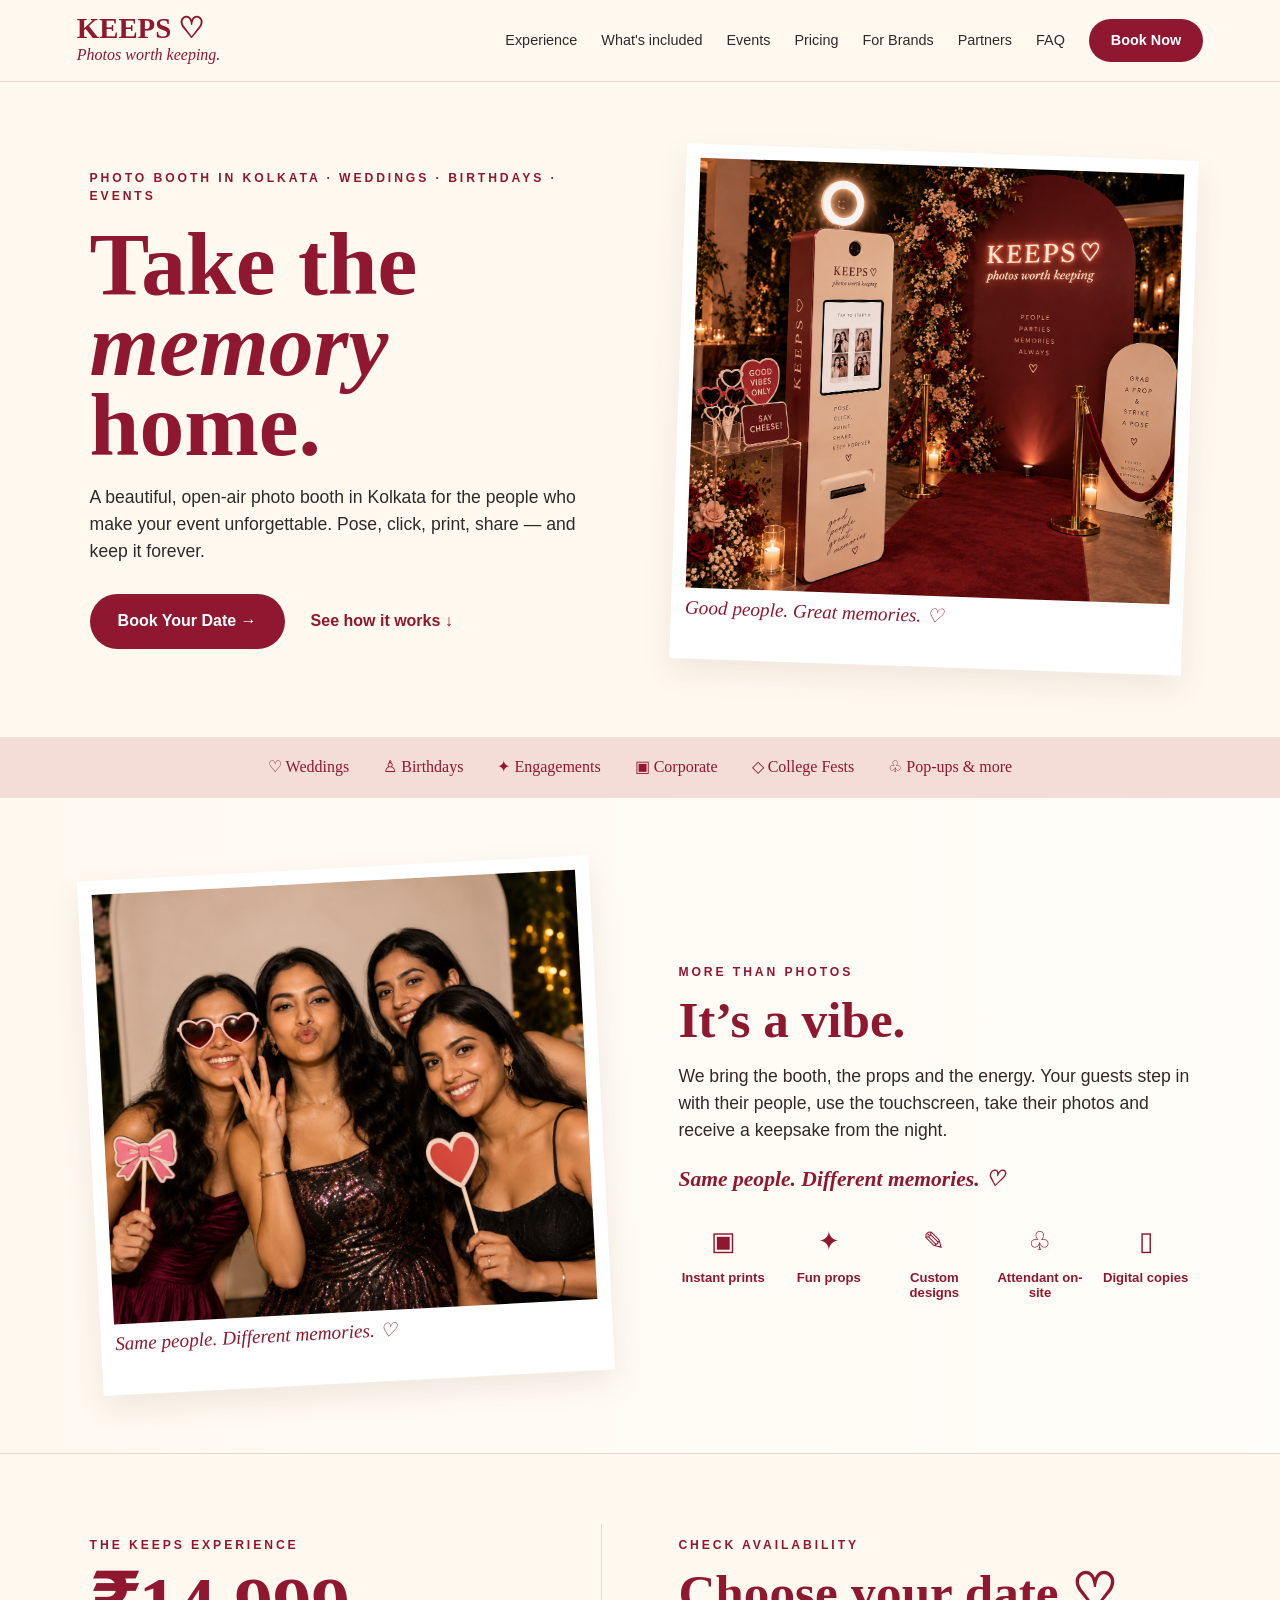
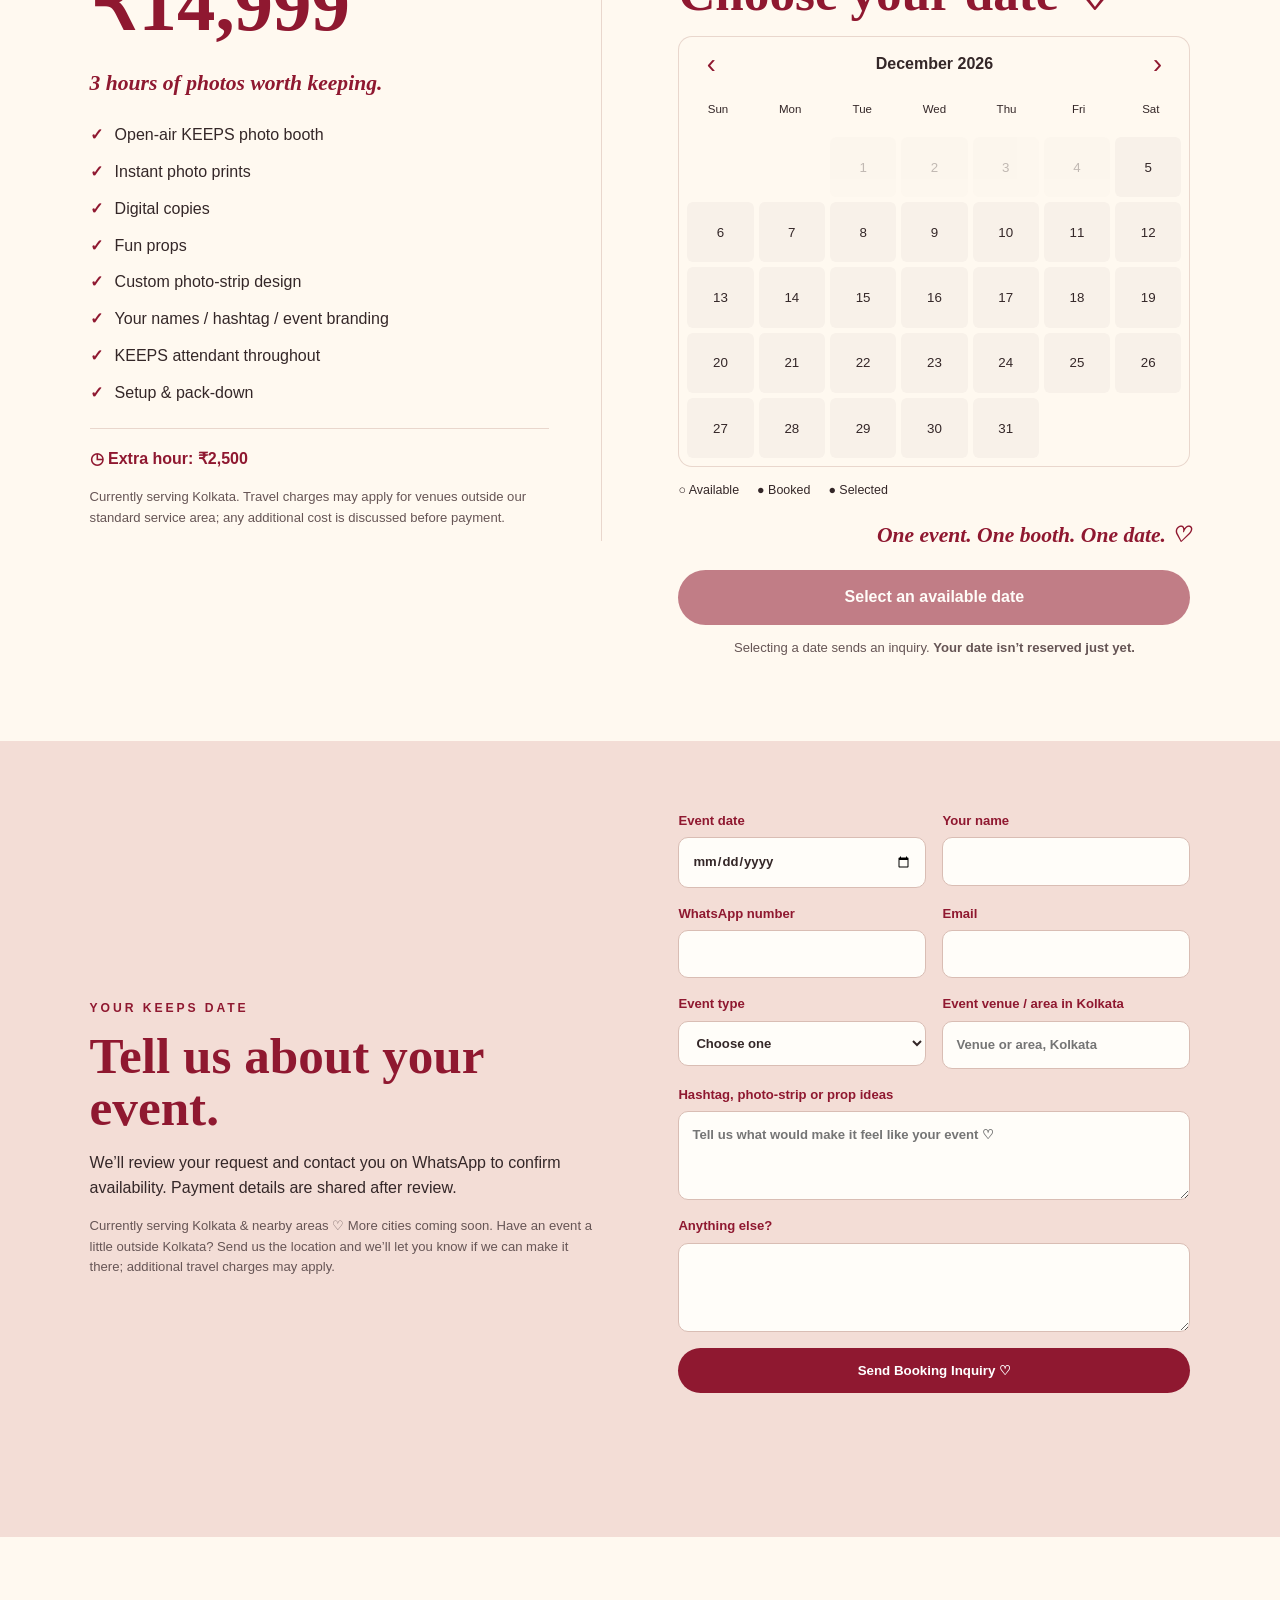
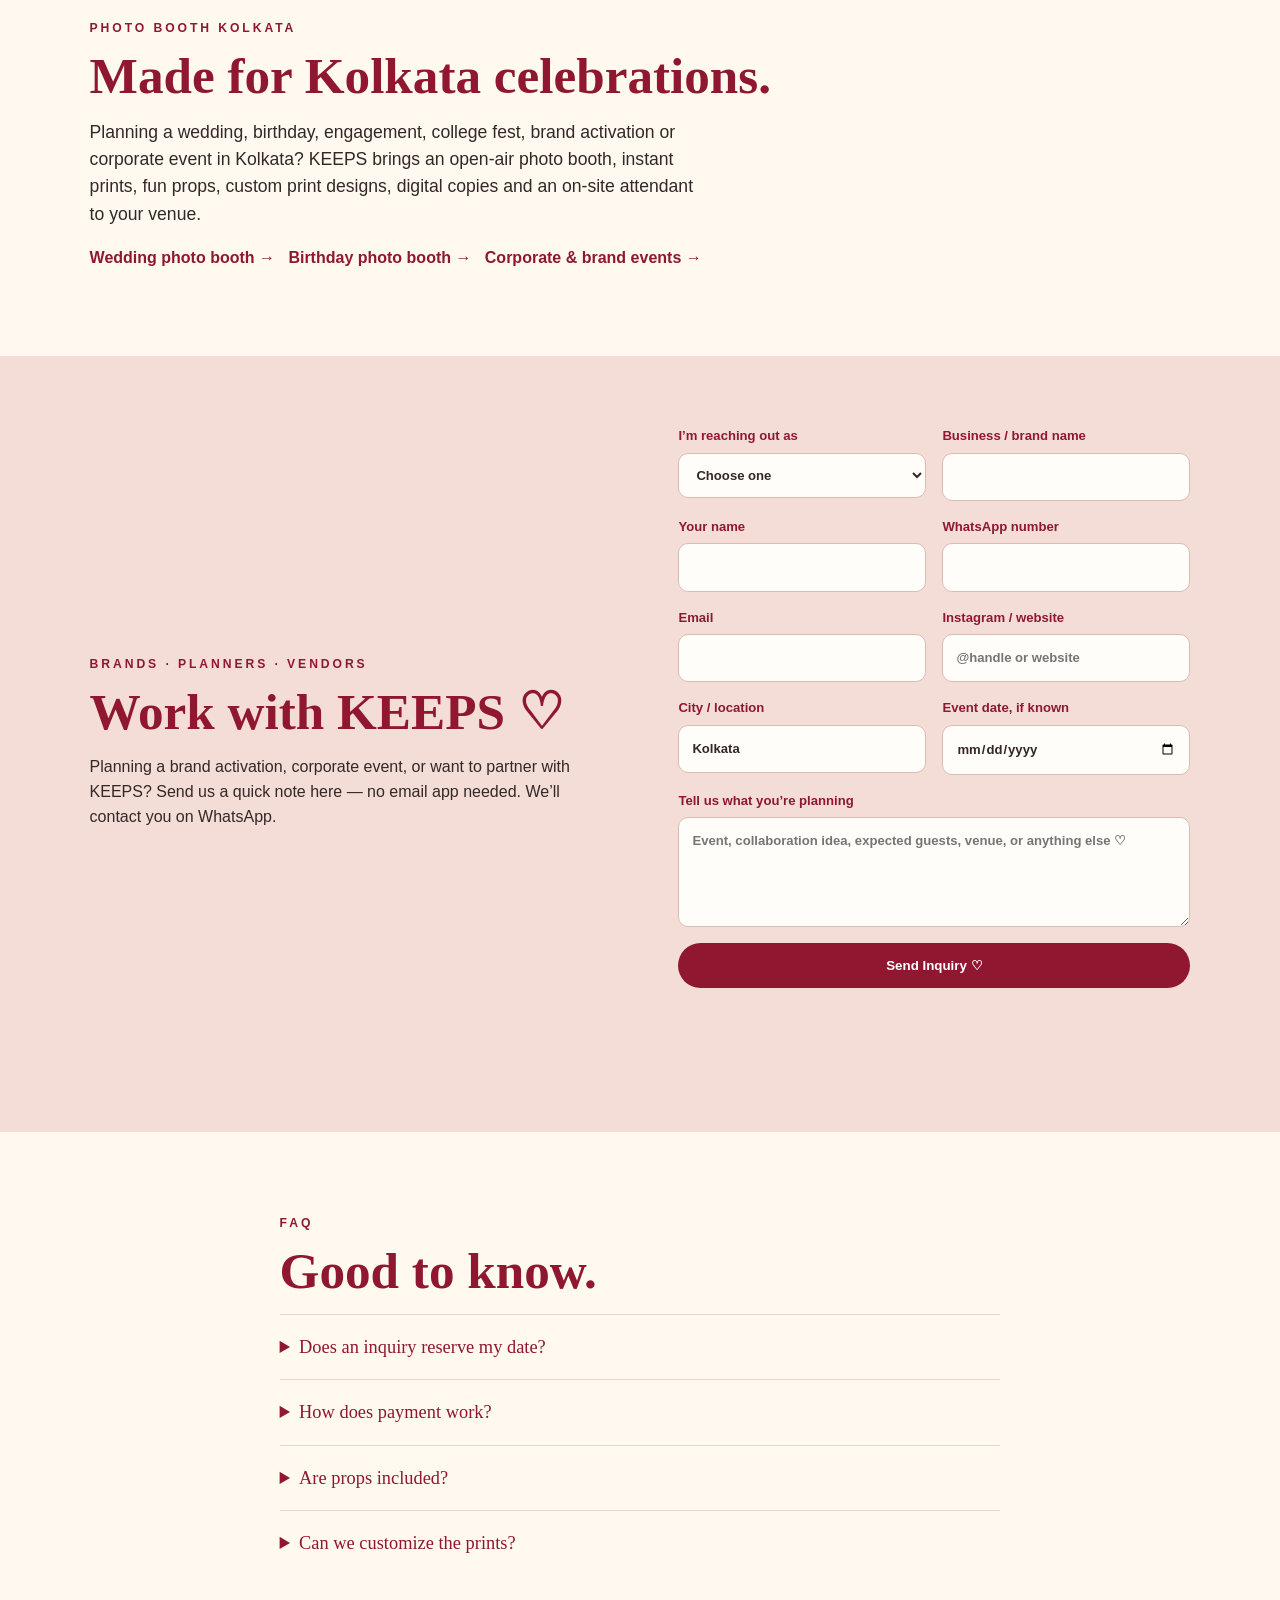
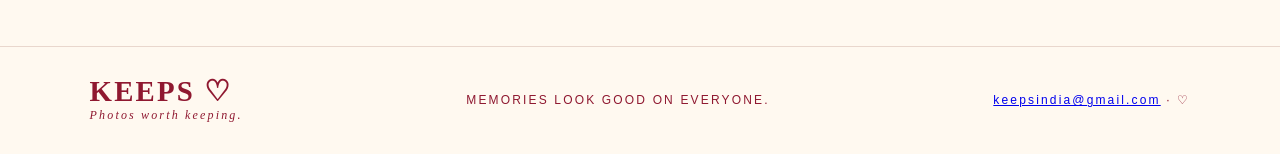
<file: index.html>
<!doctype html>
<html lang="en">
<head>
  <meta charset="utf-8">
  <meta name="viewport" content="width=device-width,initial-scale=1">
  <meta name="theme-color" content="#8f1830">
  <meta name="description" content="KEEPS is a premium photo booth in Kolkata for weddings, birthdays, engagements, corporate events, college fests and celebrations. Instant prints, custom designs, props and on-site service.">
  <meta name="robots" content="index,follow,max-image-preview:large">
  <link rel="canonical" href="https://keepsindia.github.io/">
  <meta property="og:type" content="website">
  <meta property="og:title" content="Photo Booth in Kolkata | KEEPS">
  <meta property="og:description" content="Photos worth keeping. Photo booths for weddings, birthdays, corporate events and celebrations in Kolkata.">
  <meta property="og:url" content="https://keepsindia.github.io/">
  <meta property="og:image" content="https://keepsindia.github.io/keeps-booth.png">
  <meta name="twitter:card" content="summary_large_image">
  <title>Photo Booth in Kolkata | Weddings, Birthdays & Events | KEEPS</title>
  <script type="application/ld+json">{"@context":"https://schema.org","@type":"Organization","name":"KEEPS","url":"https://keepsindia.github.io/","email":"keepsindia@gmail.com","description":"Photo booth service for weddings, birthdays, corporate events and celebrations in Kolkata.","areaServed":{"@type":"City","name":"Kolkata"},"image":"https://keepsindia.github.io/keeps-booth.png"}</script>
  <link rel="stylesheet" href="styles.css">
</head>
<body>
<header class="site-header">
  <a class="brand" href="#top"><strong>KEEPS ♡</strong><span>Photos worth keeping.</span></a>
  <button class="menu" aria-label="Open menu" aria-expanded="false">☰</button>
  <nav><a href="#experience">Experience</a><a href="#included">What's included</a><a href="#events">Events</a><a href="#pricing">Pricing</a><a href="#collaborate">For Brands</a><a href="#collaborate">Partners</a><a href="#faq">FAQ</a><a class="pill small" href="#book">Book Now</a></nav>
</header>
<main id="top">
  <section class="hero section">
    <div class="hero-copy">
      <p class="eyebrow">PHOTO BOOTH IN KOLKATA · WEDDINGS · BIRTHDAYS · EVENTS</p>
      <h1>Take the <em>memory</em> home.</h1>
      <p class="lead">A beautiful, open-air photo booth in Kolkata for the people who make your event unforgettable. Pose, click, print, share — and keep it forever.</p>
      <div class="actions"><a class="pill" href="#availability">Book Your Date →</a><a class="text-link" href="#experience">See how it works ↓</a></div>
    </div>
    <figure class="polaroid hero-photo"><img src="keeps-booth.png" alt="KEEPS open-air photo booth setup at an evening celebration"><figcaption>Good people. Great memories. ♡</figcaption></figure>
  </section>

  <section id="events" class="event-strip"><span>♡ Weddings</span><span>♙ Birthdays</span><span>✦ Engagements</span><span>▣ Corporate</span><span>◇ College Fests</span><span>♧ Pop-ups & more</span></section>

  <section id="experience" class="section vibe">
    <figure class="polaroid"><img src="keeps-guests.png" alt="Friends enjoying a photo booth with playful props"><figcaption>Same people. Different memories. ♡</figcaption></figure>
    <div><p class="eyebrow">MORE THAN PHOTOS</p><h2>It’s a vibe.</h2><p class="lead">We bring the booth, the props and the energy. Your guests step in with their people, use the touchscreen, take their photos and receive a keepsake from the night.</p><p class="script">Same people. Different memories. ♡</p>
      <div id="included" class="icon-grid"><div>▣<b>Instant prints</b></div><div>✦<b>Fun props</b></div><div>✎<b>Custom designs</b></div><div>♧<b>Attendant on-site</b></div><div>▯<b>Digital copies</b></div></div>
    </div>
  </section>

  <section class="section booking-zone">
    <div id="pricing" class="price-card"><p class="eyebrow">THE KEEPS EXPERIENCE</p><h2>₹14,999</h2><p class="script">3 hours of photos worth keeping.</p>
      <ul><li>Open-air KEEPS photo booth</li><li>Instant photo prints</li><li>Digital copies</li><li>Fun props</li><li>Custom photo-strip design</li><li>Your names / hashtag / event branding</li><li>KEEPS attendant throughout</li><li>Setup & pack-down</li></ul>
      <p class="extra"><b>◷ Extra hour: ₹2,500</b></p><p class="micro">Currently serving Kolkata. Travel charges may apply for venues outside our standard service area; any additional cost is discussed before payment.</p>
    </div>
    <div id="availability" class="calendar-card"><p class="eyebrow">CHECK AVAILABILITY</p><h2>Choose your date ♡</h2>
      <div class="calendar-head"><button id="prevMonth" aria-label="Previous month">‹</button><b id="monthLabel"></b><button id="nextMonth" aria-label="Next month">›</button></div>
      <div class="weekdays"><span>Sun</span><span>Mon</span><span>Tue</span><span>Wed</span><span>Thu</span><span>Fri</span><span>Sat</span></div>
      <div id="calendar" class="calendar" aria-live="polite"></div>
      <div class="legend"><span>○ Available</span><span>● Booked</span><span>● Selected</span></div>
      <p class="script side-note">One event. One booth. One date. ♡</p>
      <a id="continueBtn" class="pill wide disabled" href="#book" aria-disabled="true">Select an available date</a>
      <p class="micro center">Selecting a date sends an inquiry. <b>Your date isn’t reserved just yet.</b></p>
    </div>
  </section>

  <section id="book" class="section form-section"><div><p class="eyebrow">YOUR KEEPS DATE</p><h2>Tell us about your event.</h2><p>We’ll review your request and contact you on WhatsApp to confirm availability. Payment details are shared after review.</p><p class="micro">Currently serving Kolkata & nearby areas ♡ More cities coming soon. Have an event a little outside Kolkata? Send us the location and we’ll let you know if we can make it there; additional travel charges may apply.</p></div>
    <form id="bookingForm">
      <label>Event date<input id="eventDate" name="eventDate" type="date" required></label>
      <label>Your name<input name="name" autocomplete="name" required></label>
      <label>WhatsApp number<input name="whatsapp" inputmode="tel" autocomplete="tel" required></label>
      <label>Email<input name="email" type="email" autocomplete="email"></label>
      <label>Event type<select name="eventType" required><option value="">Choose one</option><option>Wedding</option><option>Birthday</option><option>Engagement</option><option>Corporate</option><option>College Fest</option><option>Pop-up</option><option>Other</option></select></label>
      <label>Event venue / area in Kolkata<input name="location" placeholder="Venue or area, Kolkata" autocomplete="street-address" required></label>
      <label class="full">Hashtag, photo-strip or prop ideas<textarea name="ideas" rows="3" placeholder="Tell us what would make it feel like your event ♡"></textarea></label>
      <label class="full">Anything else?<textarea name="notes" rows="3"></textarea></label>
      <button class="pill wide full" type="submit">Send Booking Inquiry ♡</button><p id="formStatus" class="form-status full" aria-live="polite"></p>
    </form>
  </section>

  <section class="section seo-intro"><p class="eyebrow">PHOTO BOOTH KOLKATA</p><h2>Made for Kolkata celebrations.</h2><p class="lead">Planning a wedding, birthday, engagement, college fest, brand activation or corporate event in Kolkata? KEEPS brings an open-air photo booth, instant prints, fun props, custom print designs, digital copies and an on-site attendant to your venue.</p><p><a class="text-link" href="wedding-photo-booth-kolkata.html">Wedding photo booth →</a> &nbsp; <a class="text-link" href="birthday-photo-booth-kolkata.html">Birthday photo booth →</a> &nbsp; <a class="text-link" href="corporate-photo-booth-kolkata.html">Corporate & brand events →</a></p></section>

  <section id="collaborate" class="section form-section"><div><p class="eyebrow">BRANDS · PLANNERS · VENDORS</p><h2>Work with KEEPS ♡</h2><p>Planning a brand activation, corporate event, or want to partner with KEEPS? Send us a quick note here — no email app needed. We’ll contact you on WhatsApp.</p></div>
    <form id="collabForm">
      <label>I’m reaching out as<select name="eventType" required><option value="">Choose one</option><option value="Brand / Business Inquiry">Brand / Business</option><option value="Partner / Vendor Collaboration">Wedding Planner / Event Partner / Vendor</option><option value="Photographer Collaboration">Photographer</option><option value="Venue Collaboration">Venue</option><option value="Other Collaboration">Other</option></select></label>
      <label>Business / brand name<input name="customerName" required></label>
      <label>Your name<input name="contactPerson" autocomplete="name" required></label>
      <label>WhatsApp number<input name="whatsapp" inputmode="tel" autocomplete="tel" required></label>
      <label>Email<input name="email" type="email" autocomplete="email"></label>
      <label>Instagram / website<input name="website" placeholder="@handle or website"></label>
      <label>City / location<input name="location" value="Kolkata"></label>
      <label>Event date, if known<input name="eventDate" type="date"></label>
      <label class="full">Tell us what you’re planning<textarea name="notes" rows="4" placeholder="Event, collaboration idea, expected guests, venue, or anything else ♡" required></textarea></label>
      <button class="pill wide full" type="submit">Send Inquiry ♡</button><p id="collabStatus" class="form-status full" aria-live="polite"></p>
    </form>
  </section>

  <section id="faq" class="section faq"><p class="eyebrow">FAQ</p><h2>Good to know.</h2><details><summary>Does an inquiry reserve my date?</summary><p>No. Your date is reserved only after KEEPS confirms your booking. Multiple inquiries may be received for the same available date.</p></details><details><summary>How does payment work?</summary><p>After we review your request, a KEEPS team member will contact you on WhatsApp and share payment details. We confirm the booking after payment is verified.</p></details><details><summary>Are props included?</summary><p>Yes. Fun glasses, signs and photo-friendly props are included. Event-specific requests are welcome.</p></details><details><summary>Can we customize the prints?</summary><p>Yes. We can personalize photo strips with names, dates, logos and custom hashtags.</p></details></section>
</main>
<footer><a class="brand" href="#top"><strong>KEEPS ♡</strong><span>Photos worth keeping.</span></a><p>MEMORIES LOOK GOOD ON EVERYONE.</p><p><a href="mailto:keepsindia@gmail.com">keepsindia@gmail.com</a> · ♡</p></footer>
<script src="config.js"></script><script>
const collabForm=document.getElementById('collabForm');
if(collabForm){collabForm.addEventListener('submit',async function(e){e.preventDefault();const form=e.currentTarget;const status=document.getElementById('collabStatus');const data=Object.fromEntries(new FormData(form).entries());data.name=data.customerName+(data.contactPerson?' — '+data.contactPerson:'');data.notes=[data.notes,data.website?'Instagram / Website: '+data.website:''].filter(Boolean).join('\n');status.className='form-status full';status.textContent='Sending your inquiry…';try{const api=(window.KEEPS_CONFIG||{}).API_URL;if(!api)throw new Error('Inquiry service is currently unavailable.');const r=await fetch(api,{method:'POST',headers:{'Content-Type':'text/plain;charset=utf-8'},body:JSON.stringify(data)});const text=await r.text();let j;try{j=JSON.parse(text)}catch(_){j={success:r.ok}}if(j.success===false||j.ok===false)throw new Error(j.error||j.message||'Could not submit');status.className='form-status full success';status.textContent='We got your inquiry ♡ A KEEPS team member will contact you on WhatsApp.';form.reset()}catch(err){status.className='form-status full error';status.textContent=err.message||'Something went wrong. Please try again.';}})}
</script><script src="app.js"></script>
</body></html>
</file>
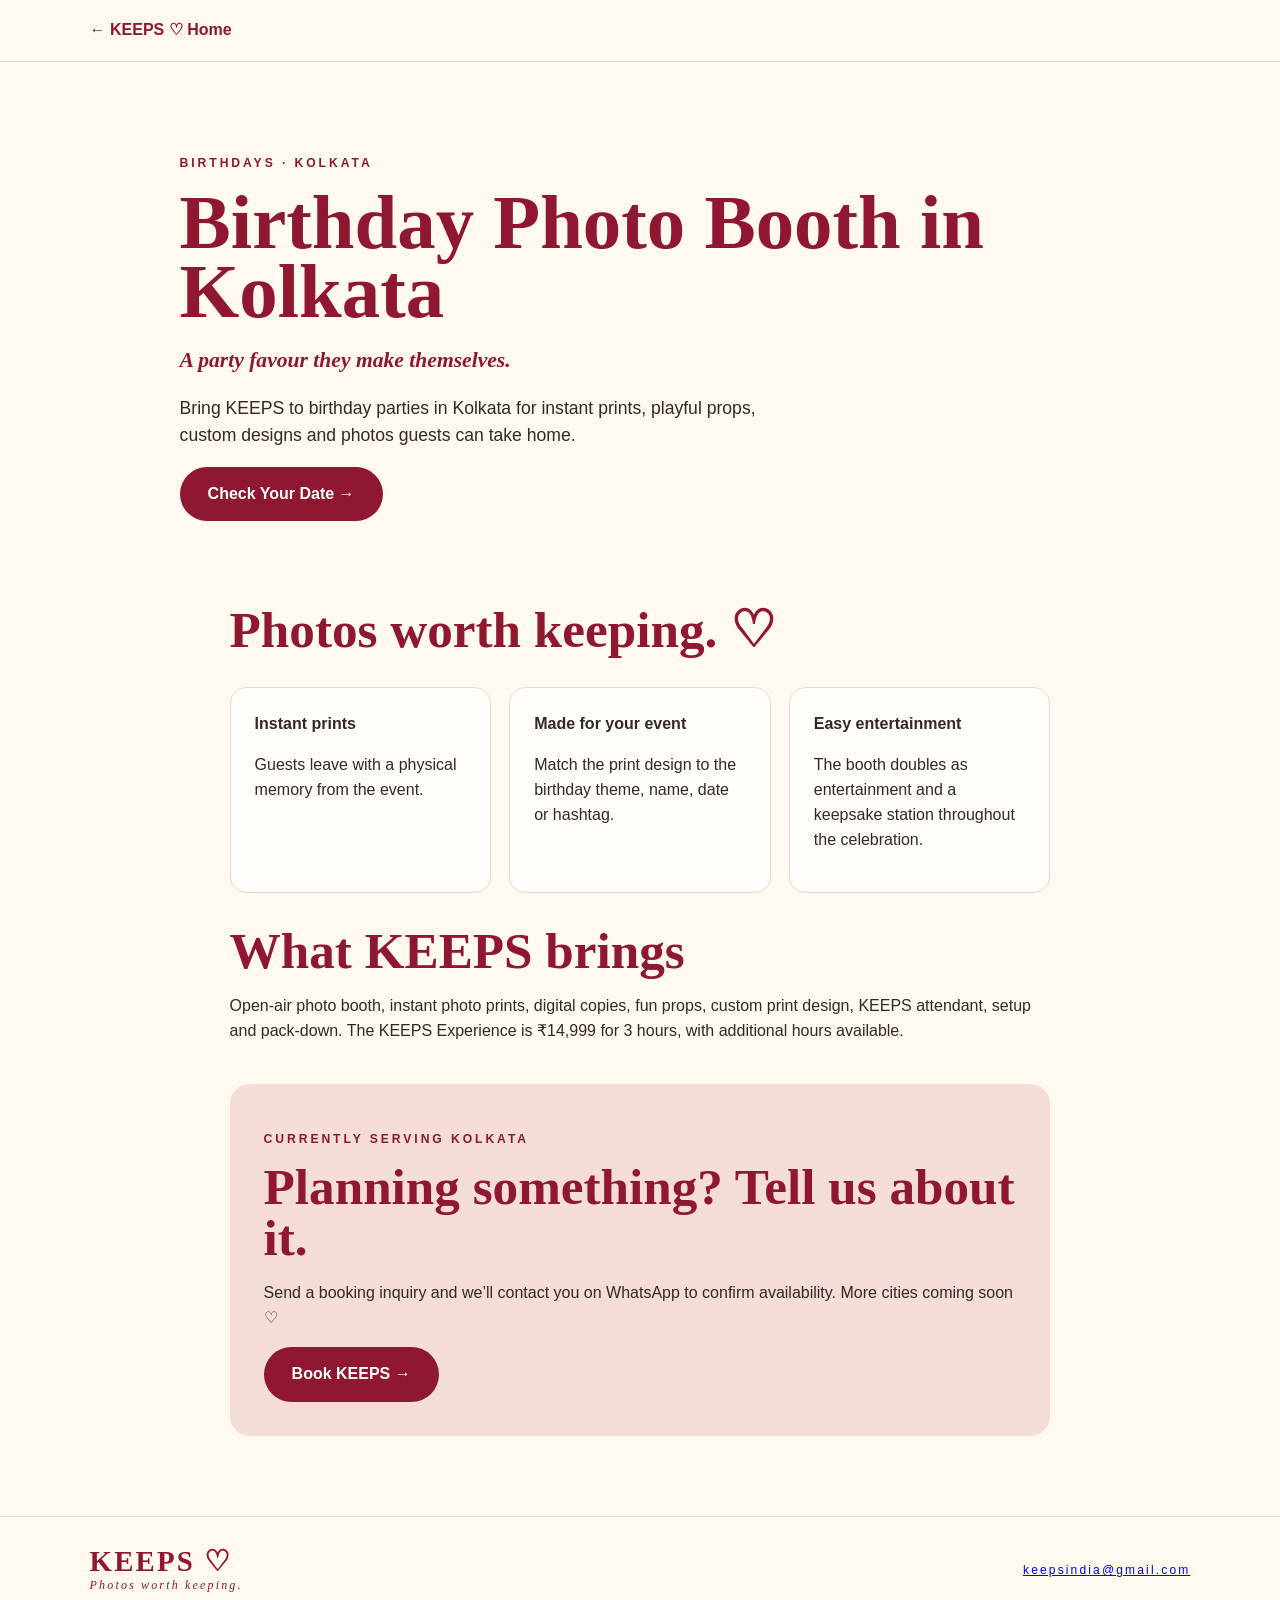
<file: birthday-photo-booth-kolkata.html>
<!doctype html><html lang="en"><head><meta charset="utf-8"><meta name="viewport" content="width=device-width,initial-scale=1"><meta name="description" content="Bring KEEPS to birthday parties in Kolkata for instant prints, playful props, custom designs and photos guests can take home."><meta name="robots" content="index,follow"><link rel="canonical" href="https://keepsindia.github.io/birthday-photo-booth-kolkata.html"><meta property="og:title" content="Birthday Photo Booth in Kolkata | KEEPS"><meta property="og:description" content="Bring KEEPS to birthday parties in Kolkata for instant prints, playful props, custom designs and photos guests can take home."><meta property="og:url" content="https://keepsindia.github.io/birthday-photo-booth-kolkata.html"><meta property="og:image" content="https://keepsindia.github.io/keeps-booth.png"><title>Birthday Photo Booth in Kolkata | KEEPS</title><link rel="stylesheet" href="styles.css"><link rel="stylesheet" href="seo-pages.css"></head><body><div class="backnav"><a href="index.html">← KEEPS ♡ Home</a></div><main><section class="page-hero"><p class="eyebrow">BIRTHDAYS · KOLKATA</p><h1>Birthday Photo Booth in Kolkata</h1><p class="script">A party favour they make themselves.</p><p class="lead">Bring KEEPS to birthday parties in Kolkata for instant prints, playful props, custom designs and photos guests can take home.</p><a class="pill" href="index.html#availability">Check Your Date →</a></section><section class="content"><h2>Photos worth keeping. ♡</h2><div class="content-grid"><div class="content-card"><b>Instant prints</b><p>Guests leave with a physical memory from the event.</p></div><div class="content-card"><b>Made for your event</b><p>Match the print design to the birthday theme, name, date or hashtag.</p></div><div class="content-card"><b>Easy entertainment</b><p>The booth doubles as entertainment and a keepsake station throughout the celebration.</p></div></div><h2>What KEEPS brings</h2><p>Open-air photo booth, instant photo prints, digital copies, fun props, custom print design, KEEPS attendant, setup and pack-down. The KEEPS Experience is ₹14,999 for 3 hours, with additional hours available.</p><div class="cta-box"><p class="eyebrow">CURRENTLY SERVING KOLKATA</p><h2>Planning something? Tell us about it.</h2><p>Send a booking inquiry and we’ll contact you on WhatsApp to confirm availability. More cities coming soon ♡</p><a class="pill" href="index.html#book">Book KEEPS →</a></div></section></main><footer><a class="brand" href="index.html"><strong>KEEPS ♡</strong><span>Photos worth keeping.</span></a><p><a href="mailto:keepsindia@gmail.com">keepsindia@gmail.com</a></p></footer></body></html>
</file>
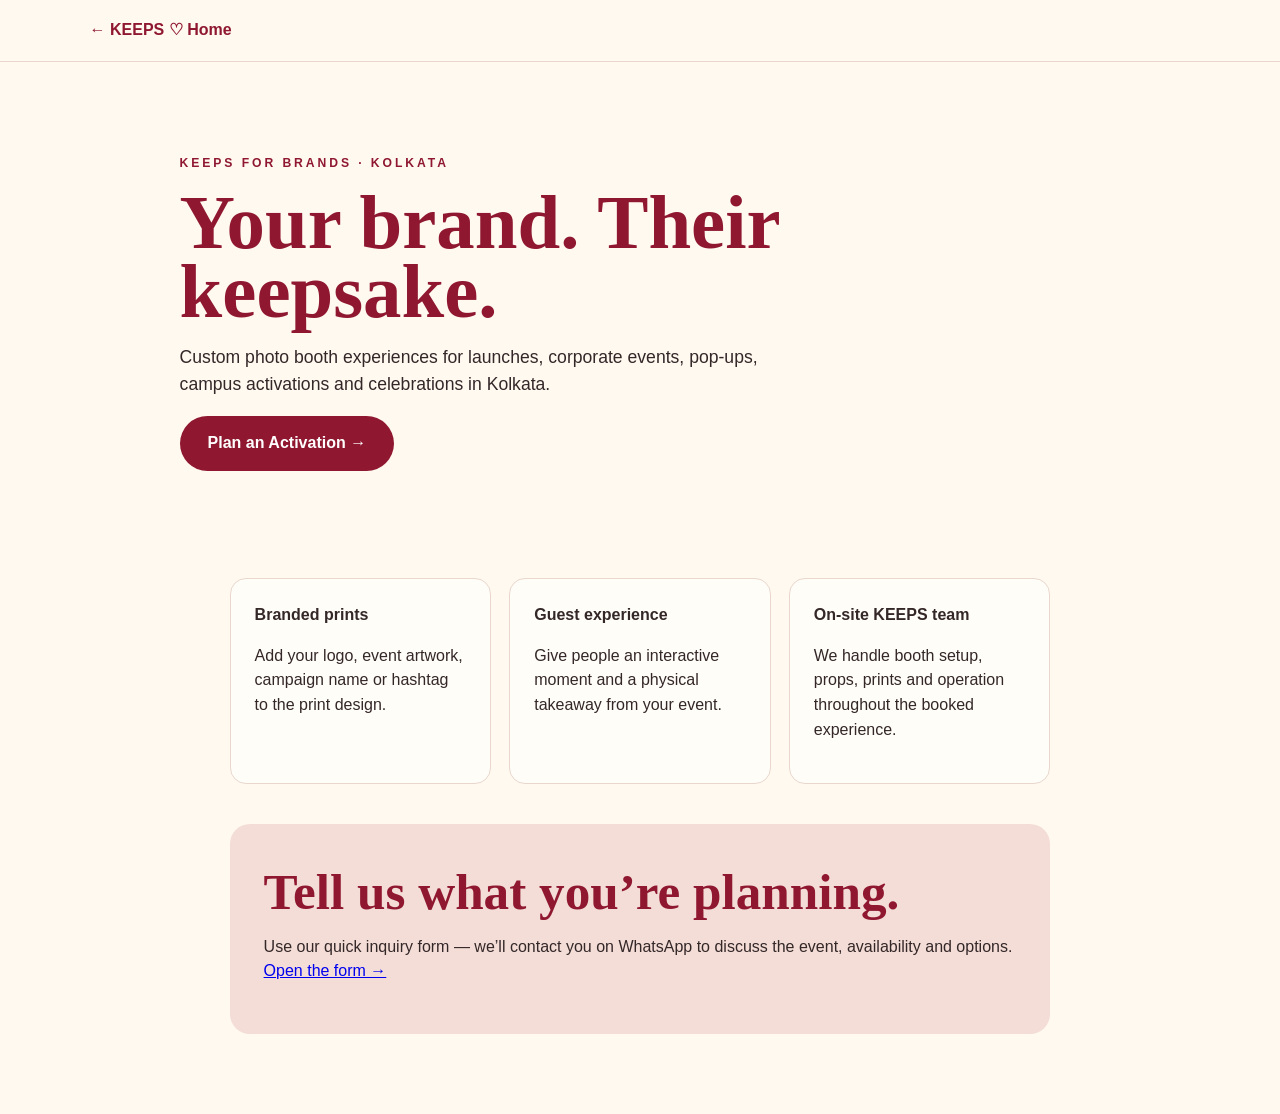
<file: brands.html>
<!doctype html><html lang="en"><head><meta charset="utf-8"><meta name="viewport" content="width=device-width,initial-scale=1"><meta name="description" content="Custom branded photo booth experiences in Kolkata for launches, corporate events, pop-ups and activations by KEEPS."><link rel="canonical" href="https://keepsindia.github.io/brands.html"><title>Photo Booth for Brands & Corporate Events Kolkata | KEEPS</title><link rel="stylesheet" href="styles.css"><link rel="stylesheet" href="seo-pages.css"></head><body><div class="backnav"><a href="index.html">← KEEPS ♡ Home</a></div><main><section class="page-hero"><p class="eyebrow">KEEPS FOR BRANDS · KOLKATA</p><h1>Your brand. Their keepsake.</h1><p class="lead">Custom photo booth experiences for launches, corporate events, pop-ups, campus activations and celebrations in Kolkata.</p><a class="pill" href="index.html#collaborate">Plan an Activation →</a></section><section class="content"><div class="content-grid"><div class="content-card"><b>Branded prints</b><p>Add your logo, event artwork, campaign name or hashtag to the print design.</p></div><div class="content-card"><b>Guest experience</b><p>Give people an interactive moment and a physical takeaway from your event.</p></div><div class="content-card"><b>On-site KEEPS team</b><p>We handle booth setup, props, prints and operation throughout the booked experience.</p></div></div><div class="cta-box"><h2>Tell us what you’re planning.</h2><p>Use our quick inquiry form — we’ll contact you on WhatsApp to discuss the event, availability and options. <a href="index.html#collaborate">Open the form →</a></p></div></section></main></body></html>
</file>
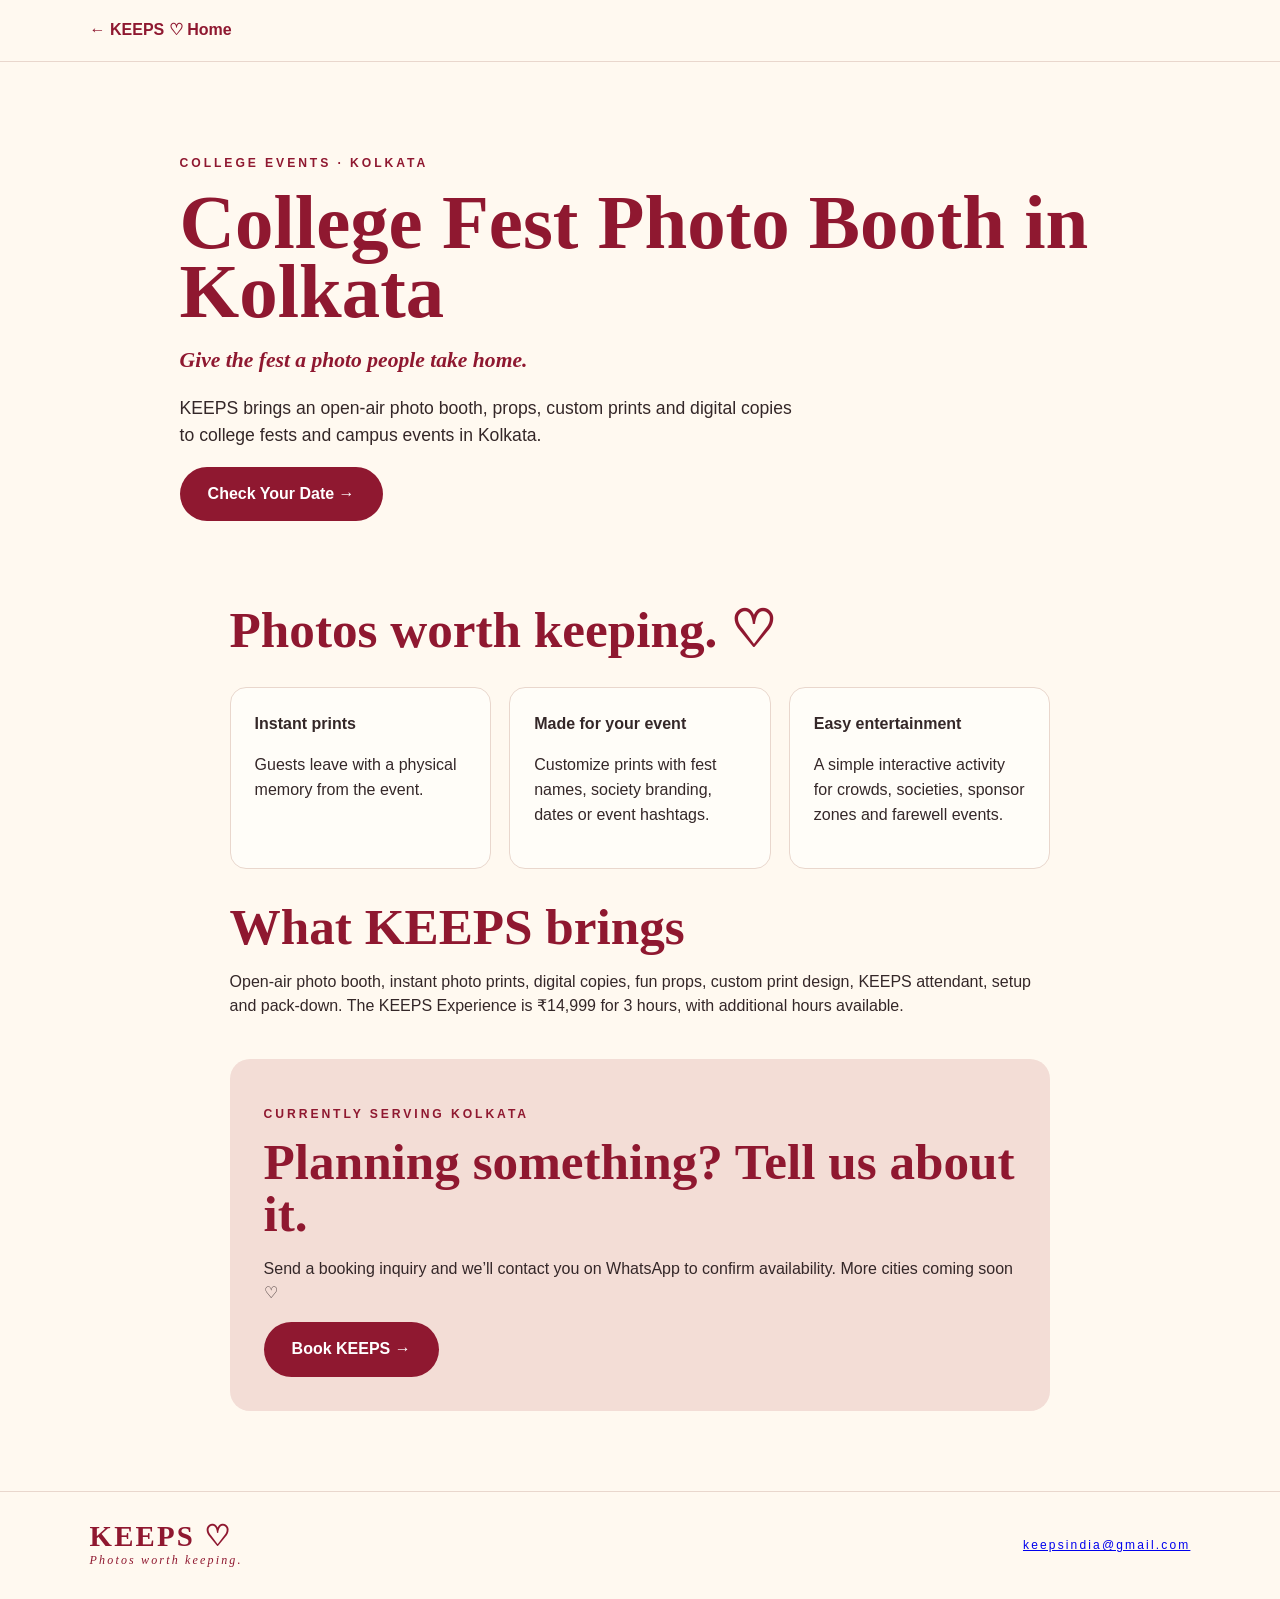
<file: college-event-photo-booth-kolkata.html>
<!doctype html><html lang="en"><head><meta charset="utf-8"><meta name="viewport" content="width=device-width,initial-scale=1"><meta name="description" content="KEEPS brings an open-air photo booth, props, custom prints and digital copies to college fests and campus events in Kolkata."><meta name="robots" content="index,follow"><link rel="canonical" href="https://keepsindia.github.io/college-event-photo-booth-kolkata.html"><meta property="og:title" content="College Fest Photo Booth Kolkata | KEEPS"><meta property="og:description" content="KEEPS brings an open-air photo booth, props, custom prints and digital copies to college fests and campus events in Kolkata."><meta property="og:url" content="https://keepsindia.github.io/college-event-photo-booth-kolkata.html"><meta property="og:image" content="https://keepsindia.github.io/keeps-booth.png"><title>College Fest Photo Booth Kolkata | KEEPS</title><link rel="stylesheet" href="styles.css"><link rel="stylesheet" href="seo-pages.css"></head><body><div class="backnav"><a href="index.html">← KEEPS ♡ Home</a></div><main><section class="page-hero"><p class="eyebrow">COLLEGE EVENTS · KOLKATA</p><h1>College Fest Photo Booth in Kolkata</h1><p class="script">Give the fest a photo people take home.</p><p class="lead">KEEPS brings an open-air photo booth, props, custom prints and digital copies to college fests and campus events in Kolkata.</p><a class="pill" href="index.html#availability">Check Your Date →</a></section><section class="content"><h2>Photos worth keeping. ♡</h2><div class="content-grid"><div class="content-card"><b>Instant prints</b><p>Guests leave with a physical memory from the event.</p></div><div class="content-card"><b>Made for your event</b><p>Customize prints with fest names, society branding, dates or event hashtags.</p></div><div class="content-card"><b>Easy entertainment</b><p>A simple interactive activity for crowds, societies, sponsor zones and farewell events.</p></div></div><h2>What KEEPS brings</h2><p>Open-air photo booth, instant photo prints, digital copies, fun props, custom print design, KEEPS attendant, setup and pack-down. The KEEPS Experience is ₹14,999 for 3 hours, with additional hours available.</p><div class="cta-box"><p class="eyebrow">CURRENTLY SERVING KOLKATA</p><h2>Planning something? Tell us about it.</h2><p>Send a booking inquiry and we’ll contact you on WhatsApp to confirm availability. More cities coming soon ♡</p><a class="pill" href="index.html#book">Book KEEPS →</a></div></section></main><footer><a class="brand" href="index.html"><strong>KEEPS ♡</strong><span>Photos worth keeping.</span></a><p><a href="mailto:keepsindia@gmail.com">keepsindia@gmail.com</a></p></footer></body></html>
</file>
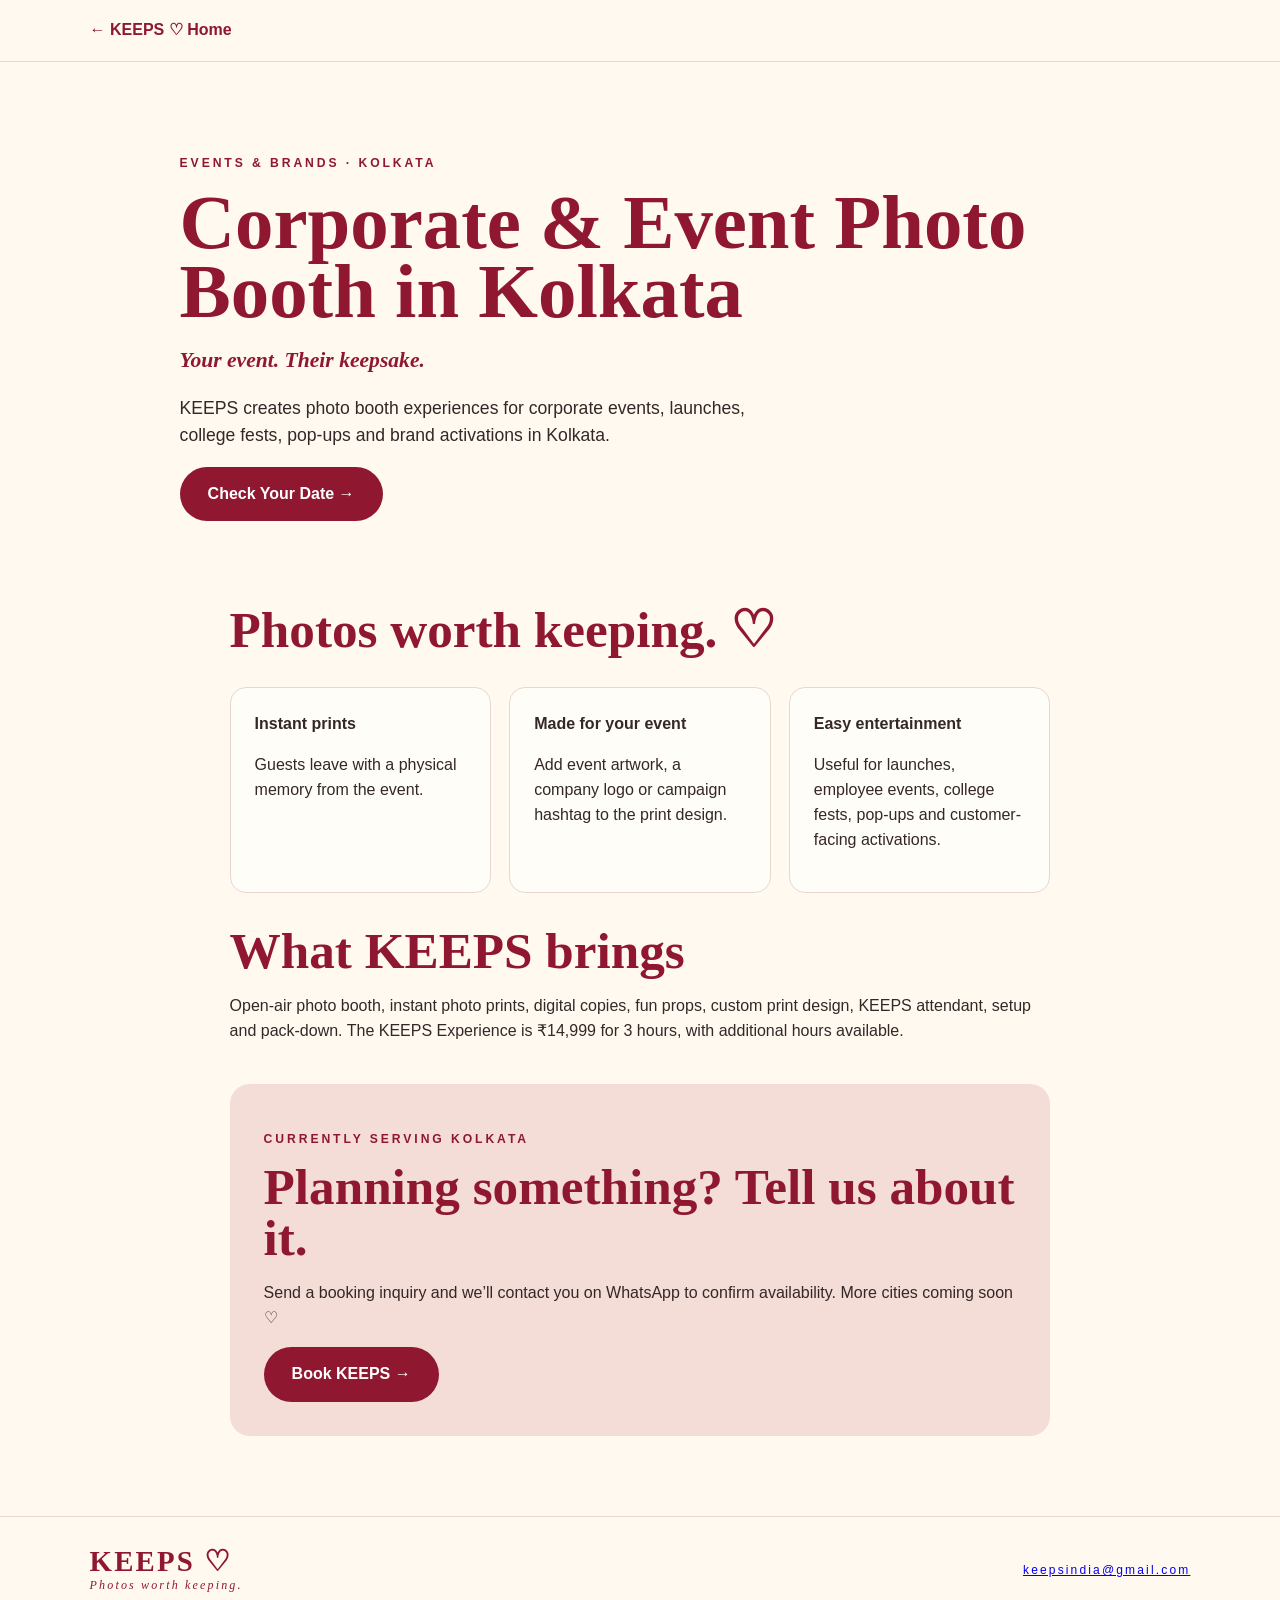
<file: corporate-photo-booth-kolkata.html>
<!doctype html><html lang="en"><head><meta charset="utf-8"><meta name="viewport" content="width=device-width,initial-scale=1"><meta name="description" content="KEEPS creates photo booth experiences for corporate events, launches, college fests, pop-ups and brand activations in Kolkata."><meta name="robots" content="index,follow"><link rel="canonical" href="https://keepsindia.github.io/corporate-photo-booth-kolkata.html"><meta property="og:title" content="Corporate Event Photo Booth Kolkata | KEEPS"><meta property="og:description" content="KEEPS creates photo booth experiences for corporate events, launches, college fests, pop-ups and brand activations in Kolkata."><meta property="og:url" content="https://keepsindia.github.io/corporate-photo-booth-kolkata.html"><meta property="og:image" content="https://keepsindia.github.io/keeps-booth.png"><title>Corporate Event Photo Booth Kolkata | KEEPS</title><link rel="stylesheet" href="styles.css"><link rel="stylesheet" href="seo-pages.css"></head><body><div class="backnav"><a href="index.html">← KEEPS ♡ Home</a></div><main><section class="page-hero"><p class="eyebrow">EVENTS & BRANDS · KOLKATA</p><h1>Corporate & Event Photo Booth in Kolkata</h1><p class="script">Your event. Their keepsake.</p><p class="lead">KEEPS creates photo booth experiences for corporate events, launches, college fests, pop-ups and brand activations in Kolkata.</p><a class="pill" href="index.html#availability">Check Your Date →</a></section><section class="content"><h2>Photos worth keeping. ♡</h2><div class="content-grid"><div class="content-card"><b>Instant prints</b><p>Guests leave with a physical memory from the event.</p></div><div class="content-card"><b>Made for your event</b><p>Add event artwork, a company logo or campaign hashtag to the print design.</p></div><div class="content-card"><b>Easy entertainment</b><p>Useful for launches, employee events, college fests, pop-ups and customer-facing activations.</p></div></div><h2>What KEEPS brings</h2><p>Open-air photo booth, instant photo prints, digital copies, fun props, custom print design, KEEPS attendant, setup and pack-down. The KEEPS Experience is ₹14,999 for 3 hours, with additional hours available.</p><div class="cta-box"><p class="eyebrow">CURRENTLY SERVING KOLKATA</p><h2>Planning something? Tell us about it.</h2><p>Send a booking inquiry and we’ll contact you on WhatsApp to confirm availability. More cities coming soon ♡</p><a class="pill" href="index.html#book">Book KEEPS →</a></div></section></main><footer><a class="brand" href="index.html"><strong>KEEPS ♡</strong><span>Photos worth keeping.</span></a><p><a href="mailto:keepsindia@gmail.com">keepsindia@gmail.com</a></p></footer></body></html>
</file>
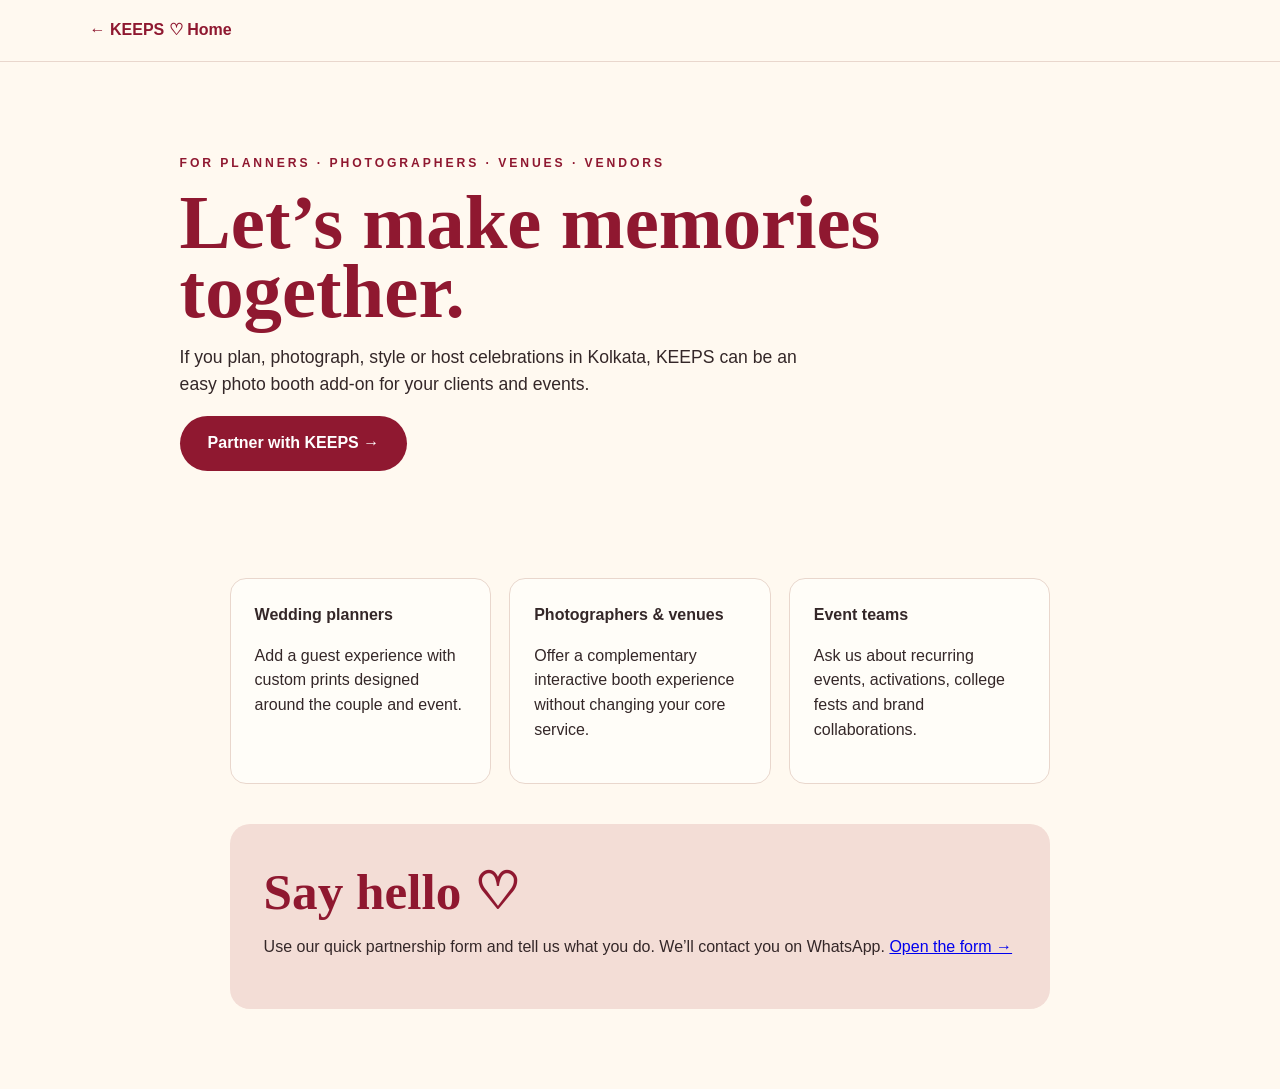
<file: partners.html>
<!doctype html><html lang="en"><head><meta charset="utf-8"><meta name="viewport" content="width=device-width,initial-scale=1"><meta name="description" content="Partner with KEEPS Photo Booths in Kolkata for weddings, parties and events."><link rel="canonical" href="https://keepsindia.github.io/partners.html"><title>Partner with KEEPS | Kolkata Event & Wedding Vendors</title><link rel="stylesheet" href="styles.css"><link rel="stylesheet" href="seo-pages.css"></head><body><div class="backnav"><a href="index.html">← KEEPS ♡ Home</a></div><main><section class="page-hero"><p class="eyebrow">FOR PLANNERS · PHOTOGRAPHERS · VENUES · VENDORS</p><h1>Let’s make memories together.</h1><p class="lead">If you plan, photograph, style or host celebrations in Kolkata, KEEPS can be an easy photo booth add-on for your clients and events.</p><a class="pill" href="index.html#collaborate">Partner with KEEPS →</a></section><section class="content"><div class="content-grid"><div class="content-card"><b>Wedding planners</b><p>Add a guest experience with custom prints designed around the couple and event.</p></div><div class="content-card"><b>Photographers & venues</b><p>Offer a complementary interactive booth experience without changing your core service.</p></div><div class="content-card"><b>Event teams</b><p>Ask us about recurring events, activations, college fests and brand collaborations.</p></div></div><div class="cta-box"><h2>Say hello ♡</h2><p>Use our quick partnership form and tell us what you do. We’ll contact you on WhatsApp. <a href="index.html#collaborate">Open the form →</a></p></div></section></main></body></html>
</file>
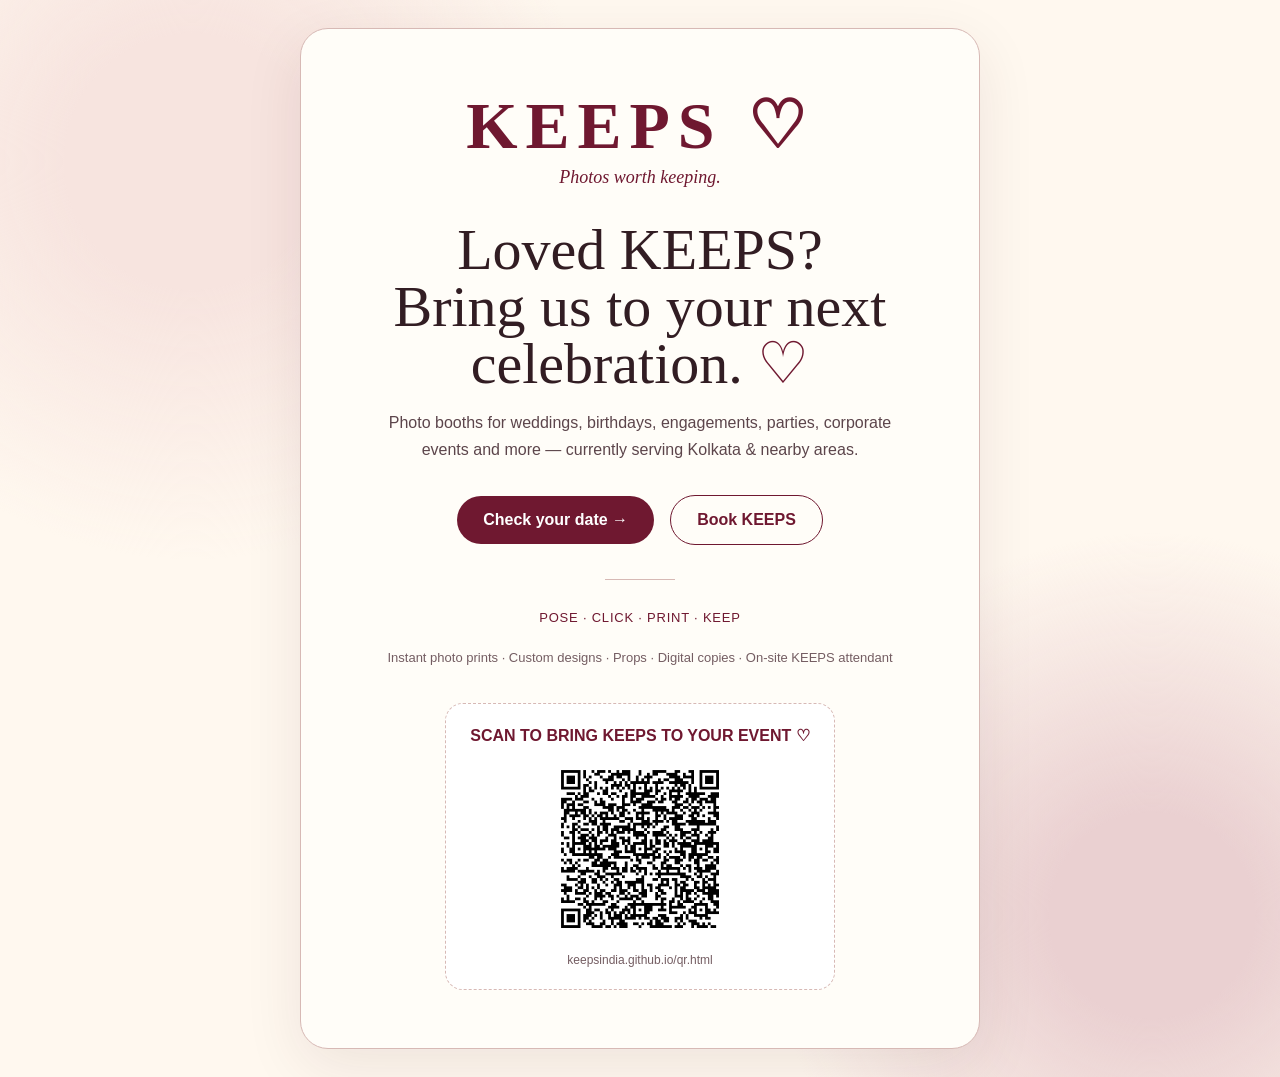
<file: qr.html>
<!doctype html>
<html lang="en-IN">
<head>
  <meta charset="utf-8">
  <meta name="viewport" content="width=device-width,initial-scale=1">
  <title>Loved KEEPS? Bring Us to Your Next Celebration | Kolkata Photo Booth</title>
  <meta name="description" content="Loved the KEEPS photo booth? Bring KEEPS to your wedding, birthday, party or event in Kolkata. Check your date and send a booking inquiry.">
  <meta name="robots" content="index,follow">
  <link rel="canonical" href="https://keepsindia.github.io/qr.html">
  <style>
    :root{--cream:#fff8ef;--paper:#fffdf8;--wine:#6f1830;--ink:#321d23;--blush:#f2d8d7;--line:#d7b9b5}
    *{box-sizing:border-box}html{scroll-behavior:smooth}body{margin:0;background:var(--cream);color:var(--ink);font-family:Georgia,'Times New Roman',serif}
    .wrap{min-height:100vh;display:grid;place-items:center;padding:28px 18px;background:radial-gradient(circle at 15% 15%,#f7e4df 0 9%,transparent 28%),radial-gradient(circle at 90% 85%,#ead0d1 0 7%,transparent 26%),var(--cream)}
    .card{width:min(680px,100%);background:var(--paper);border:1px solid var(--line);border-radius:28px;padding:clamp(28px,6vw,58px);text-align:center;box-shadow:0 18px 60px rgba(72,24,35,.09);position:relative;overflow:hidden}
    .brand{font-size:clamp(40px,8vw,66px);letter-spacing:.12em;color:var(--wine);margin:0 0 3px;font-weight:700}.tag{font-style:italic;color:var(--wine);margin:0 0 34px;font-size:18px}
    h1{font-size:clamp(35px,7vw,58px);line-height:.98;margin:0 auto 18px;max-width:560px;font-weight:500}.heart{color:var(--wine)}
    .lead{font-family:Arial,sans-serif;line-height:1.65;max-width:510px;margin:0 auto 28px;font-size:16px;color:#5c454b}
    .cta{display:inline-block;background:var(--wine);color:white;text-decoration:none;border-radius:999px;padding:15px 26px;font-family:Arial,sans-serif;font-weight:700;margin:4px 6px}.secondary{background:transparent;color:var(--wine);border:1px solid var(--wine)}
    .mini{font-family:Arial,sans-serif;font-size:13px;color:#745d62;margin:25px 0 0}.rule{width:70px;height:1px;background:var(--line);margin:30px auto}.events{font-family:Arial,sans-serif;font-size:13px;letter-spacing:.06em;text-transform:uppercase;color:var(--wine)}
    .print-card{margin:38px auto 0;border:1px dashed var(--line);border-radius:18px;padding:22px;max-width:390px;background:#fff}.print-card img{width:180px;height:180px;display:block;margin:14px auto;image-rendering:auto}.scan{font-family:Arial,sans-serif;font-weight:700;color:var(--wine);font-size:16px}.url{font-family:Arial,sans-serif;font-size:12px;color:#745d62;word-break:break-all}
    @media print{body{background:#fff}.wrap{min-height:auto;padding:0;background:#fff}.card{box-shadow:none;border:0;padding:18mm 12mm}.cta,.lead,.rule,.events,.mini{display:none}.print-card{border:0;margin-top:8mm;padding:0}.print-card img{width:48mm;height:48mm}.brand{font-size:30pt}h1{font-size:27pt}.tag{font-size:13pt;margin-bottom:7mm}.scan{font-size:13pt}.url{font-size:9pt}@page{size:A5 portrait;margin:10mm}}
  </style>
</head>
<body>
  <main class="wrap">
    <section class="card">
      <p class="brand">KEEPS <span class="heart">♡</span></p>
      <p class="tag">Photos worth keeping.</p>
      <h1>Loved KEEPS?<br>Bring us to your next celebration. <span class="heart">♡</span></h1>
      <p class="lead">Photo booths for weddings, birthdays, engagements, parties, corporate events and more — currently serving Kolkata & nearby areas.</p>
      <a class="cta" href="index.html#availability">Check your date →</a>
      <a class="cta secondary" href="index.html#book">Book KEEPS</a>
      <div class="rule"></div>
      <p class="events">Pose · Click · Print · Keep</p>
      <p class="mini">Instant photo prints · Custom designs · Props · Digital copies · On-site KEEPS attendant</p>
      <div class="print-card">
        <div class="scan">SCAN TO BRING KEEPS TO YOUR EVENT ♡</div>
        <img src="keeps-qr.png" alt="QR code to the KEEPS photo booth landing page">
        <div class="url">keepsindia.github.io/qr.html</div>
      </div>
    </section>
  </main>
</body>
</html>
</file>
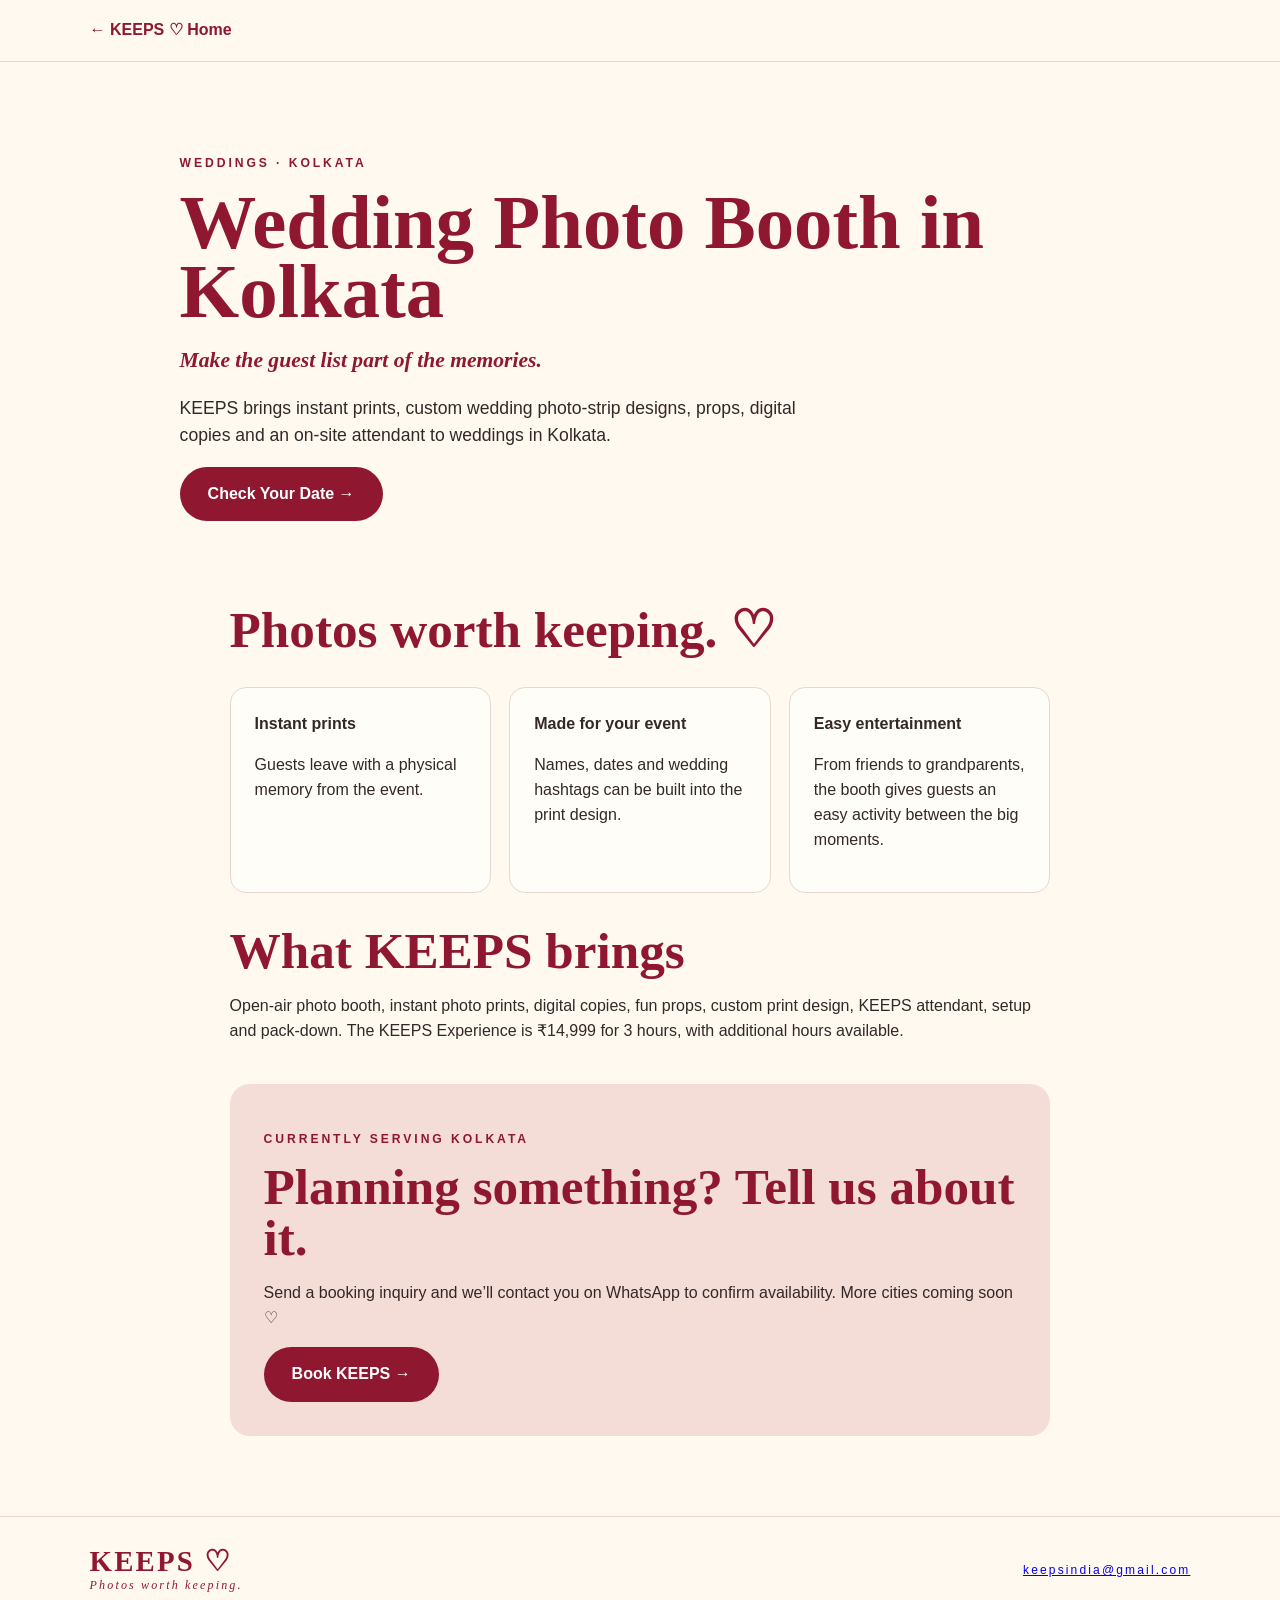
<file: wedding-photo-booth-kolkata.html>
<!doctype html><html lang="en"><head><meta charset="utf-8"><meta name="viewport" content="width=device-width,initial-scale=1"><meta name="description" content="KEEPS brings instant prints, custom wedding photo-strip designs, props, digital copies and an on-site attendant to weddings in Kolkata."><meta name="robots" content="index,follow"><link rel="canonical" href="https://keepsindia.github.io/wedding-photo-booth-kolkata.html"><meta property="og:title" content="Wedding Photo Booth in Kolkata | KEEPS"><meta property="og:description" content="KEEPS brings instant prints, custom wedding photo-strip designs, props, digital copies and an on-site attendant to weddings in Kolkata."><meta property="og:url" content="https://keepsindia.github.io/wedding-photo-booth-kolkata.html"><meta property="og:image" content="https://keepsindia.github.io/keeps-booth.png"><title>Wedding Photo Booth in Kolkata | KEEPS</title><link rel="stylesheet" href="styles.css"><link rel="stylesheet" href="seo-pages.css"></head><body><div class="backnav"><a href="index.html">← KEEPS ♡ Home</a></div><main><section class="page-hero"><p class="eyebrow">WEDDINGS · KOLKATA</p><h1>Wedding Photo Booth in Kolkata</h1><p class="script">Make the guest list part of the memories.</p><p class="lead">KEEPS brings instant prints, custom wedding photo-strip designs, props, digital copies and an on-site attendant to weddings in Kolkata.</p><a class="pill" href="index.html#availability">Check Your Date →</a></section><section class="content"><h2>Photos worth keeping. ♡</h2><div class="content-grid"><div class="content-card"><b>Instant prints</b><p>Guests leave with a physical memory from the event.</p></div><div class="content-card"><b>Made for your event</b><p>Names, dates and wedding hashtags can be built into the print design.</p></div><div class="content-card"><b>Easy entertainment</b><p>From friends to grandparents, the booth gives guests an easy activity between the big moments.</p></div></div><h2>What KEEPS brings</h2><p>Open-air photo booth, instant photo prints, digital copies, fun props, custom print design, KEEPS attendant, setup and pack-down. The KEEPS Experience is ₹14,999 for 3 hours, with additional hours available.</p><div class="cta-box"><p class="eyebrow">CURRENTLY SERVING KOLKATA</p><h2>Planning something? Tell us about it.</h2><p>Send a booking inquiry and we’ll contact you on WhatsApp to confirm availability. More cities coming soon ♡</p><a class="pill" href="index.html#book">Book KEEPS →</a></div></section></main><footer><a class="brand" href="index.html"><strong>KEEPS ♡</strong><span>Photos worth keeping.</span></a><p><a href="mailto:keepsindia@gmail.com">keepsindia@gmail.com</a></p></footer></body></html>
</file>
<file: styles.css>
:root{--wine:#8f1830;--wine2:#6f1024;--cream:#fff9f0;--paper:#fffdf8;--blush:#f3ddd6;--ink:#342728;--line:#e9d7cd}*{box-sizing:border-box}html{scroll-behavior:smooth}body{margin:0;background:var(--cream);color:var(--ink);font:16px/1.55 Arial,sans-serif}h1,h2,.brand strong{font-family:Georgia,serif;color:var(--wine)}h1{font-size:clamp(3.4rem,7vw,6.8rem);line-height:.9;margin:.2em 0}h2{font-size:clamp(2.5rem,4vw,4.3rem);line-height:1;margin:.15em 0 .35em}.site-header{height:82px;padding:12px 6%;display:flex;align-items:center;justify-content:space-between;border-bottom:1px solid var(--line);position:sticky;top:0;background:rgba(255,249,240,.94);backdrop-filter:blur(10px);z-index:20}.brand{text-decoration:none;display:flex;flex-direction:column}.brand strong{font-size:1.8rem;line-height:1}.brand span{font-family:Georgia,serif;font-style:italic;color:var(--wine)}nav{display:flex;gap:24px;align-items:center}nav a{color:var(--ink);text-decoration:none;font-size:.9rem}.menu{display:none;border:0;background:none;font-size:1.5rem}.section{padding:70px 7%;max-width:1400px;margin:auto}.hero,.vibe,.booking-zone,.form-section{display:grid;grid-template-columns:1fr 1fr;gap:6vw;align-items:center}.eyebrow{font-size:.76rem;letter-spacing:.24em;color:var(--wine);font-weight:700}.lead{font-size:1.1rem;max-width:620px}.actions{display:flex;gap:26px;align-items:center;margin:28px 0 14px}.pill{display:inline-block;background:var(--wine);color:white!important;border:0;border-radius:999px;padding:15px 28px;text-decoration:none;font-weight:700;cursor:pointer}.pill:hover{background:var(--wine2)}.pill.small{padding:10px 22px}.text-link{color:var(--wine);font-weight:700;text-decoration:none}.micro{font-size:.82rem;color:#655}.polaroid{background:white;padding:14px 14px 40px;box-shadow:0 12px 30px #7b49351c;transform:rotate(2deg);margin:0}.polaroid img{width:100%;height:430px;object-fit:cover;display:block}.polaroid figcaption{font:italic 1.2rem Georgia,serif;color:var(--wine);padding-top:8px}.event-strip{background:var(--blush);padding:18px 6%;display:flex;gap:34px;justify-content:center;flex-wrap:wrap;color:var(--wine);font-family:Georgia,serif}.vibe{background:linear-gradient(90deg,#fff9f0,#fffdf9)}.vibe>.polaroid{transform:rotate(-3deg)}.script{font:italic 1.35rem Georgia,serif;color:var(--wine);font-weight:700}.icon-grid{display:grid;grid-template-columns:repeat(5,1fr);gap:16px;margin-top:30px;color:var(--wine);text-align:center}.icon-grid div{font-size:1.6rem}.icon-grid b{font:600 .82rem Arial,sans-serif;display:block;margin-top:8px}.booking-zone{border-top:1px solid var(--line);align-items:start}.price-card{padding-right:4vw;border-right:1px solid var(--line)}.price-card h2{font-size:4.8rem}.price-card ul{list-style:none;padding:0}.price-card li{padding:6px 0}.price-card li:before{content:'✓';color:var(--wine);font-weight:bold;margin-right:12px}.extra{border-top:1px solid var(--line);padding-top:18px;color:var(--wine)}.calendar-card{position:relative}.calendar-head{display:grid;grid-template-columns:44px 1fr 44px;align-items:center;text-align:center;border:1px solid var(--line);border-bottom:0;border-radius:14px 14px 0 0;padding:10px}.calendar-head button{border:0;background:none;font-size:1.7rem;color:var(--wine);cursor:pointer}.weekdays,.calendar{display:grid;grid-template-columns:repeat(7,1fr);gap:5px}.weekdays{padding:10px 5px;font-size:.72rem;text-align:center;border-left:1px solid var(--line);border-right:1px solid var(--line)}.calendar{border:1px solid var(--line);border-top:0;padding:8px;border-radius:0 0 14px 14px}.day{aspect-ratio:1.1;border:0;border-radius:6px;background:#f8f1e9;cursor:pointer;color:var(--ink)}.day:hover:not(:disabled){outline:1px solid var(--wine)}.day.booked{background:var(--wine);color:white;cursor:not-allowed}.day.booked:after{content:'Booked';display:block;font-size:.55rem}.day.unavailable{opacity:.3;cursor:not-allowed}.day.selected{background:#e8aaa8;color:var(--wine);font-weight:800}.day.blank{background:transparent;cursor:default}.legend{display:flex;gap:18px;font-size:.78rem;margin:14px 0}.side-note{text-align:right}.wide{width:100%;text-align:center}.disabled{opacity:.55;pointer-events:none}.center{text-align:center}.form-section{background:var(--blush);max-width:none;padding-left:max(7%,calc((100vw - 1400px)/2 + 7%));padding-right:max(7%,calc((100vw - 1400px)/2 + 7%))}form{display:grid;grid-template-columns:1fr 1fr;gap:16px}label{font-size:.82rem;font-weight:700;color:var(--wine)}input,select,textarea{display:block;width:100%;margin-top:6px;border:1px solid #d9bdb4;background:#fffdf9;border-radius:10px;padding:13px;font:inherit;color:var(--ink)}.full{grid-column:1/-1}.form-status{min-height:26px}.success{color:#2d6635}.error{color:#9c1c25}.faq{max-width:900px}.faq details{border-top:1px solid var(--line);padding:18px 0}.faq summary{font-family:Georgia,serif;color:var(--wine);font-size:1.15rem;cursor:pointer}footer{border-top:1px solid var(--line);padding:30px 7%;display:flex;align-items:center;justify-content:space-between;color:var(--wine);font-size:.75rem;letter-spacing:.18em}
@media(max-width:850px){.site-header{height:70px}.menu{display:block}nav{display:none;position:absolute;top:70px;left:0;right:0;background:var(--cream);padding:22px 7%;flex-direction:column;align-items:flex-start;border-bottom:1px solid var(--line)}nav.open{display:flex}.hero,.vibe,.booking-zone,.form-section{grid-template-columns:1fr}.hero{padding-top:42px}.hero-photo{order:-1}.polaroid img{height:330px}.icon-grid{grid-template-columns:repeat(3,1fr)}.price-card{border-right:0;border-bottom:1px solid var(--line);padding-bottom:40px}.price-card h2{font-size:4rem}.section{padding:50px 6%}form{grid-template-columns:1fr}form label{grid-column:1/-1}footer{gap:20px;align-items:flex-start;flex-direction:column}.event-strip{justify-content:flex-start;overflow:auto;flex-wrap:nowrap}.event-strip span{white-space:nowrap}}
</file>
<file: seo-pages.css>
.page-hero{padding:80px 7% 55px;max-width:1100px;margin:auto}.page-hero h1{font-size:clamp(3rem,6vw,5.8rem)}.content{max-width:1000px;margin:auto;padding:20px 7% 80px}.content h2{font-size:clamp(2rem,4vw,3.4rem)}.content-grid{display:grid;grid-template-columns:repeat(3,1fr);gap:18px;margin:32px 0}.content-card{border:1px solid var(--line);border-radius:16px;padding:24px;background:var(--paper)}.cta-box{background:var(--blush);padding:34px;border-radius:20px;margin-top:40px}.backnav{padding:18px 7%;border-bottom:1px solid var(--line)}.backnav a{color:var(--wine);text-decoration:none;font-weight:700}@media(max-width:800px){.content-grid{grid-template-columns:1fr}.page-hero{padding-top:55px}}
</file>
